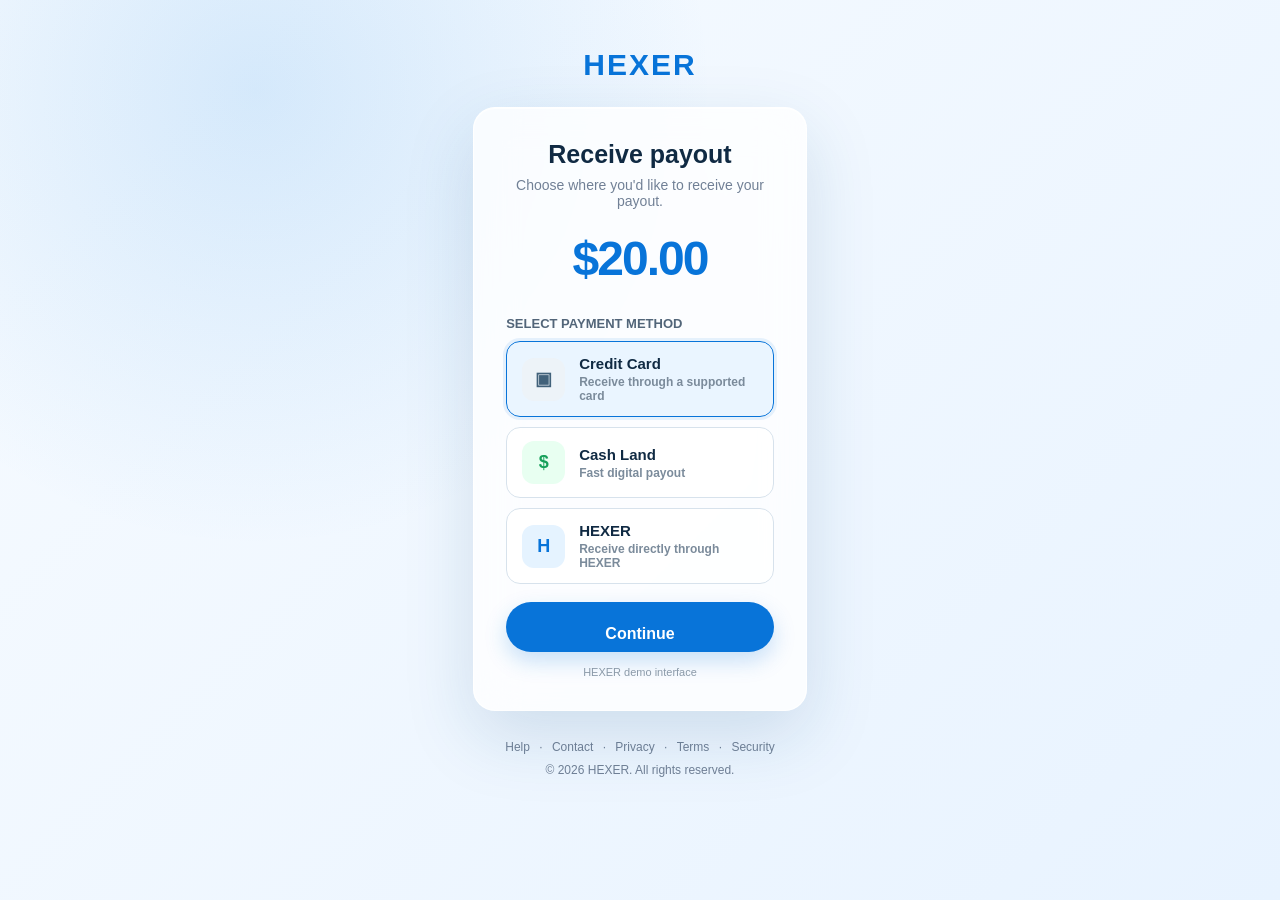
<file: templates/payout.html>
<!DOCTYPE html>
<html lang="en">
<head>
    <meta charset="UTF-8">
    <meta name="viewport" content="width=device-width, initial-scale=1.0">

    <title>HEXER — Receive Payout</title>

    <link rel="stylesheet" href="/static/style.css">

    <style>
        * {
            box-sizing: border-box;
        }

        body {
            margin: 0;
            min-height: 100vh;
            font-family: -apple-system, BlinkMacSystemFont, "Segoe UI", Arial, sans-serif;
            background:
                radial-gradient(circle at 20% 10%, rgba(30, 136, 229, .15), transparent 35%),
                linear-gradient(135deg, #f7fbff 0%, #e8f3ff 100%);
            color: #102a43;
        }

        .page {
            min-height: 100vh;
            display: flex;
            flex-direction: column;
            align-items: center;
        }

        .brand {
            margin-top: 48px;
            margin-bottom: 25px;
            font-size: 30px;
            font-weight: 850;
            letter-spacing: 2px;
            color: #0874d9;
        }

        .payout-card {
            width: min(450px, calc(100% - 30px));
            padding: 32px;
            border-radius: 22px;

            background: rgba(255, 255, 255, 0.78);
            border: 1px solid rgba(255, 255, 255, 0.95);

            box-shadow:
                0 25px 70px rgba(20, 80, 130, .15),
                inset 0 1px 0 rgba(255,255,255,.8);

            backdrop-filter: blur(20px);
            -webkit-backdrop-filter: blur(20px);
        }

        .title {
            text-align: center;
            font-size: 25px;
            font-weight: 700;
            margin: 0;
        }

        .subtitle {
            text-align: center;
            color: #718096;
            font-size: 14px;
            margin: 8px 0 0;
        }

        .amount {
            text-align: center;
            font-size: 48px;
            font-weight: 800;
            letter-spacing: -2px;
            color: #0874d9;
            margin: 22px 0 30px;
        }

        .method-title {
            font-size: 13px;
            font-weight: 700;
            color: #526579;
            margin-bottom: 10px;
        }

        /* Hide the actual radio buttons */
        .payment-option input {
            display: none;
        }

        .payment-option {
            display: block;
            cursor: pointer;
            margin-bottom: 10px;
        }

        .payment-box {
            display: flex;
            align-items: center;
            gap: 14px;

            padding: 13px 15px;

            border: 1px solid #d7e2ec;
            border-radius: 14px;

            background: rgba(255,255,255,.75);

            transition:
                border-color .18s ease,
                background .18s ease,
                transform .18s ease,
                box-shadow .18s ease;
        }

        .payment-box:hover {
            transform: translateY(-1px);
            border-color: #9fc9ec;
            box-shadow: 0 7px 20px rgba(8,116,217,.08);
        }

        .payment-option input:checked + .payment-box {
            border-color: #0874d9;
            background: rgba(232,244,255,.9);
            box-shadow: 0 0 0 3px rgba(8,116,217,.09);
        }

        .payment-icon {
            width: 43px;
            height: 43px;
            flex: 0 0 43px;

            display: flex;
            align-items: center;
            justify-content: center;

            border-radius: 12px;
            font-size: 18px;
            font-weight: 800;
        }

        .card-icon {
            background: #edf3f8;
            color: #41617a;
        }

        .cash-icon {
            background: #e8fff1;
            color: #16a05a;
        }

        .hexer-icon {
            background: #e5f3ff;
            color: #0874d9;
        }

        .method-name {
            font-size: 15px;
            font-weight: 700;
        }

        .method-description {
            margin-top: 3px;
            font-size: 12px;
            color: #7b8b9b;
        }

        .continue {
            width: 100%;
            height: 50px;
            margin-top: 18px;

            border: none;
            border-radius: 25px;

            background: #0874d9;
            color: white;

            font-size: 16px;
            font-weight: 700;

            cursor: pointer;

            box-shadow: 0 9px 22px rgba(8,116,217,.22);

            transition: .18s ease;
        }

        .continue:hover {
            background: #075eaf;
            transform: translateY(-1px);
        }

        .demo-note {
            margin-top: 14px;
            text-align: center;
            color: #8a99a8;
            font-size: 11px;
        }

        footer {
            margin-top: 25px;
            padding: 0 20px 28px;
            text-align: center;
            color: #718096;
            font-size: 12px;
            line-height: 1.9;
        }

        footer span {
            margin: 0 6px;
        }

        @media (max-width: 480px) {
            .brand {
                margin-top: 32px;
            }

            .payout-card {
                padding: 25px 20px;
            }

            .amount {
                font-size: 42px;
            }
        }
    </style>
</head>

<body>

<div class="page">

    <div class="brand">
        HEXER
    </div>

    <main class="payout-card">

        <h1 class="title">
            Receive payout
        </h1>

        <p class="subtitle">
            Choose where you'd like to receive your payout.
        </p>

        <div class="amount">
            $20.00
        </div>

        <div class="method-title">
            SELECT PAYMENT METHOD
        </div>

        <form method="POST" action="/payout/select">

            <!-- CREDIT CARD -->

            <label class="payment-option">

                <input
                    type="radio"
                    name="method"
                    value="card"
                    checked
                >

                <div class="payment-box">

                    <div class="payment-icon card-icon">
                        ▣
                    </div>

                    <div>
                        <div class="method-name">
                            Credit Card
                        </div>

                        <div class="method-description">
                            Receive through a supported card
                        </div>
                    </div>

                </div>

            </label>


            <!-- CASH LAND -->

            <label class="payment-option">

                <input
                    type="radio"
                    name="method"
                    value="cashland"
                >

                <div class="payment-box">

                    <div class="payment-icon cash-icon">
                        $
                    </div>

                    <div>
                        <div class="method-name">
                            Cash Land
                        </div>

                        <div class="method-description">
                            Fast digital payout
                        </div>
                    </div>

                </div>

            </label>


            <!-- HEXER -->

            <label class="payment-option">

                <input
                    type="radio"
                    name="method"
                    value="hexer"
                >

                <div class="payment-box">

                    <div class="payment-icon hexer-icon">
                        H
                    </div>

                    <div>
                        <div class="method-name">
                            HEXER
                        </div>

                        <div class="method-description">
                            Receive directly through HEXER
                        </div>
                    </div>

                </div>

            </label>


            <button
                class="continue"
                type="submit"
            >
                Continue
            </button>

        </form>

        <div class="demo-note">
            HEXER demo interface
        </div>

    </main>


    <footer>
        <span>Help</span>
        ·
        <span>Contact</span>
        ·
        <span>Privacy</span>
        ·
        <span>Terms</span>
        ·
        <span>Security</span>
        <br>
        © 2026 HEXER. All rights reserved.
    </footer>

</div>

</body>
</html>
</file>
<file: static/style.css>
*{box-sizing:border-box}body{margin:0;min-height:100vh;font-family:-apple-system,BlinkMacSystemFont,"Segoe UI",Arial,sans-serif;background:linear-gradient(135deg,#f7fbff,#eaf4ff);color:#102a43;display:flex;flex-direction:column;align-items:center}.brand{margin-top:54px;margin-bottom:28px;font-size:31px;font-weight:800;letter-spacing:2px;color:#0874d9}.card{width:min(420px,calc(100% - 32px));padding:34px;background:rgba(255,255,255,.9);border:1px solid #fff;border-radius:18px;box-shadow:0 18px 55px rgba(15,78,125,.14);backdrop-filter:blur(16px)}h1{text-align:center;font-size:25px;margin:0 0 24px}label{display:block;font-size:14px;font-weight:600;margin:0 0 8px}input{width:100%;height:50px;padding:0 14px;border:1px solid #b8c8d8;border-radius:8px;font-size:16px;margin-bottom:18px;background:#fff}.row{display:flex;justify-content:space-between;align-items:center}.row label{margin:0}.row a,.back{color:#086bc7;text-decoration:none;font-weight:600;font-size:14px}button,.button{display:block;width:100%;height:50px;border:0;border-radius:25px;background:#0874d9;color:#fff;font-size:16px;font-weight:700;cursor:pointer;text-align:center;text-decoration:none;padding-top:14px}button:hover,.button:hover{background:#075eaf}.secondary{background:#fff;color:#0874d9;border:1px solid #0874d9}.muted{color:#637589;line-height:1.6}.note{text-align:center;color:#8293a6;font-size:12px;line-height:1.5}.error{background:#fff1f1;color:#a33;padding:11px;border-radius:8px;margin-bottom:16px;font-size:13px}.back{display:block;text-align:center;margin-top:22px}.center{text-align:center}.check{margin:0 auto 15px;width:48px;height:48px;border-radius:50%;background:#e5f4ff;color:#0874d9;font-size:28px;line-height:48px}footer{margin:30px 20px 28px;text-align:center;color:#637589;font-size:12px;line-height:1.8}@media(max-width:480px){.brand{margin-top:34px}.card{padding:27px 22px}}
</file>
